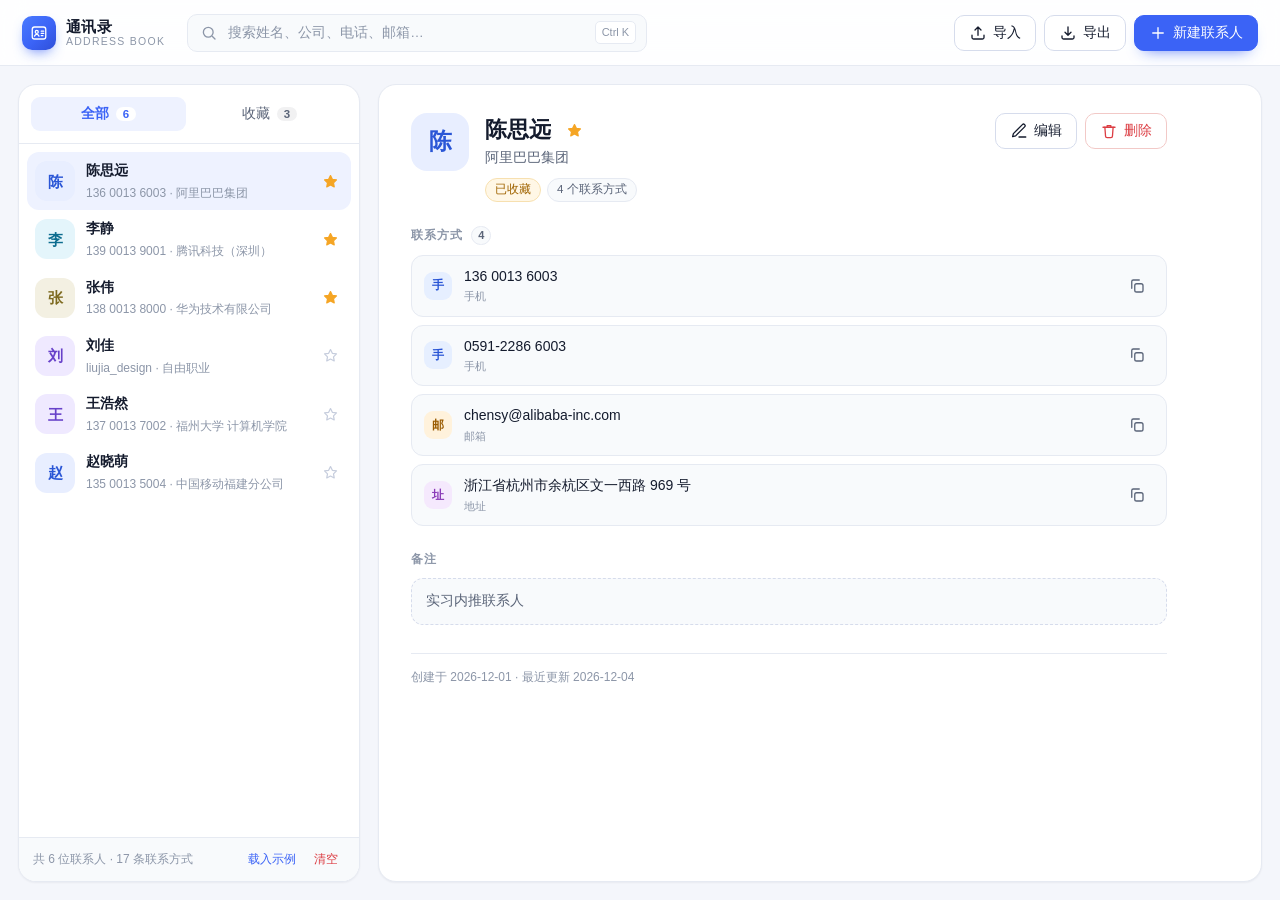
<file: index.html>
<!DOCTYPE html>
<html lang="zh-CN">
<head>
  <meta charset="UTF-8" />
  <meta name="viewport" content="width=device-width, initial-scale=1" />
  <title>通讯录 · Address Book</title>
  <meta name="description" content="支持收藏、多联系方式与 Excel 导入导出的纯前端通讯录" />
  <link rel="icon" href="data:image/svg+xml,%3Csvg xmlns='http://www.w3.org/2000/svg' viewBox='0 0 32 32'%3E%3Crect width='32' height='32' rx='8' fill='%233b63f6'/%3E%3Cpath d='M10 9h9a3 3 0 0 1 3 3v11H13a3 3 0 0 1-3-3z' fill='none' stroke='white' stroke-width='2' stroke-linejoin='round'/%3E%3Cpath d='M10 20h12' stroke='white' stroke-width='2'/%3E%3C/svg%3E" />
  <link rel="stylesheet" href="css/style.css" />
</head>
<body>

  <!-- 图标精灵：所有图标通过 <use> 复用，避免重复内联 -->
  <svg class="sprite" aria-hidden="true" focusable="false">
    <defs>
      <symbol id="i-search" viewBox="0 0 24 24"><circle cx="11" cy="11" r="6.5" /><path d="M20 20l-3.4-3.4" /></symbol>
      <symbol id="i-plus" viewBox="0 0 24 24"><path d="M12 5v14M5 12h14" /></symbol>
      <symbol id="i-import" viewBox="0 0 24 24"><path d="M12 15V4M8 8l4-4 4 4" /><path d="M4 15v3a2 2 0 0 0 2 2h12a2 2 0 0 0 2-2v-3" /></symbol>
      <symbol id="i-export" viewBox="0 0 24 24"><path d="M12 4v11M8 11l4 4 4-4" /><path d="M4 16v2a2 2 0 0 0 2 2h12a2 2 0 0 0 2-2v-2" /></symbol>
      <symbol id="i-star" viewBox="0 0 24 24"><path d="M12 3.6l2.62 5.3 5.85.85-4.23 4.13 1 5.83L12 16.96l-5.24 2.75 1-5.83L3.53 9.75l5.85-.85z" /></symbol>
      <symbol id="i-edit" viewBox="0 0 24 24"><path d="M12 20h9" /><path d="M16.5 3.5a2.12 2.12 0 0 1 3 3L7.5 18.5 3.5 19.5l1-4z" /></symbol>
      <symbol id="i-trash" viewBox="0 0 24 24"><path d="M4 7h16" /><path d="M9.5 7V5h5v2" /><path d="M6.5 7l.9 12a2 2 0 0 0 2 1.9h5.2a2 2 0 0 0 2-1.9l.9-12" /></symbol>
      <symbol id="i-copy" viewBox="0 0 24 24"><rect x="9" y="9" width="11" height="11" rx="2.5" /><path d="M5 15V6a2 2 0 0 1 2-2h8" /></symbol>
      <symbol id="i-close" viewBox="0 0 24 24"><path d="M6.5 6.5l11 11M17.5 6.5l-11 11" /></symbol>
      <symbol id="i-book" viewBox="0 0 24 24"><rect x="3" y="4" width="18" height="16" rx="3" /><circle cx="9" cy="10.5" r="2" /><path d="M6 16.2c.75-1.5 1.8-2.25 3-2.25s2.25.75 3 2.25" /><path d="M15 9.5h3.2M15 12.5h3.2M15 15.5h2.2" /></symbol>
      <symbol id="i-chevron" viewBox="0 0 24 24"><path d="M14.5 6l-6 6 6 6" /></symbol>
      <symbol id="i-check" viewBox="0 0 24 24"><path d="M5 12.5l4.5 4.5L19 7.5" /></symbol>
    </defs>
  </svg>

  <div class="app" id="app">

    <header class="topbar">
      <div class="brand">
        <span class="brand-mark"><svg class="icon"><use href="#i-book"></use></svg></span>
        <span class="brand-name">通讯录<em>Address Book</em></span>
      </div>

      <label class="search" for="searchInput">
        <svg class="icon search-icon"><use href="#i-search"></use></svg>
        <input id="searchInput" type="search" placeholder="搜索姓名、公司、电话、邮箱…" autocomplete="off" />
        <kbd>Ctrl K</kbd>
      </label>

      <div class="topbar-actions">
        <button class="btn" id="btnImport" type="button">
          <svg class="icon"><use href="#i-import"></use></svg><span>导入</span>
        </button>
        <button class="btn" id="btnExport" type="button">
          <svg class="icon"><use href="#i-export"></use></svg><span>导出</span>
        </button>
        <button class="btn btn-primary" id="btnNew" type="button">
          <svg class="icon"><use href="#i-plus"></use></svg><span>新建联系人</span>
        </button>
      </div>
    </header>

    <main class="workspace">
      <aside class="sidebar">
        <div class="tabs" role="tablist" aria-label="联系人筛选">
          <button class="tab is-active" type="button" data-filter="all" role="tab" aria-selected="true">
            全部<span id="countAll">0</span>
          </button>
          <button class="tab" type="button" data-filter="starred" role="tab" aria-selected="false">
            收藏<span id="countStarred">0</span>
          </button>
        </div>
        <ul class="contact-list" id="contactList"></ul>
        <footer class="sidebar-foot">
          <span id="statText">共 0 位联系人</span>
          <span class="foot-actions">
            <button class="link-btn" id="btnDemo" type="button">载入示例</button>
            <button class="link-btn is-danger" id="btnClear" type="button">清空</button>
          </span>
        </footer>
      </aside>

      <section class="detail" id="detail"></section>
    </main>
  </div>

  <!-- 导入预览 -->
  <div class="mask" id="importMask" hidden>
    <div class="modal" role="dialog" aria-modal="true" aria-labelledby="importTitle">
      <header class="modal-head">
        <h3 id="importTitle">导入 Excel 通讯录</h3>
        <button class="btn-icon" type="button" data-close="importMask" aria-label="关闭">
          <svg class="icon"><use href="#i-close"></use></svg>
        </button>
      </header>
      <div class="modal-body" id="importBody"></div>
      <footer class="modal-foot">
        <button class="btn" id="btnTemplate" type="button">下载导入模板</button>
        <span class="spacer"></span>
        <button class="btn" type="button" data-close="importMask">取消</button>
        <button class="btn btn-primary" id="btnConfirmImport" type="button" disabled>确认导入</button>
      </footer>
    </div>
  </div>

  <!-- 通用确认框 -->
  <div class="mask" id="confirmMask" hidden>
    <div class="modal modal-sm" role="dialog" aria-modal="true" aria-labelledby="confirmTitle">
      <header class="modal-head">
        <h3 id="confirmTitle">确认操作</h3>
        <button class="btn-icon" type="button" data-close="confirmMask" aria-label="关闭">
          <svg class="icon"><use href="#i-close"></use></svg>
        </button>
      </header>
      <div class="modal-body">
        <p class="confirm-text" id="confirmText">该操作不可撤销，是否继续？</p>
      </div>
      <footer class="modal-foot">
        <span class="spacer"></span>
        <button class="btn" type="button" data-close="confirmMask">取消</button>
        <button class="btn btn-danger" id="btnConfirmOk" type="button">确认</button>
      </footer>
    </div>
  </div>

  <div class="toast-wrap" id="toastWrap" aria-live="polite" aria-atomic="true"></div>
  <input type="file" id="fileInput" accept=".xlsx,.xls,.csv" hidden />

  <script src="vendor/xlsx.full.min.js"></script>
  <script src="js/store.js"></script>
  <script src="js/excel.js"></script>
  <script src="js/app.js"></script>
</body>
</html>
</file>
<file: css/style.css>
/* ==========================================================================
   通讯录 Address Book —— 全局样式
   结构：1 设计变量 / 2 基础 / 3 顶栏 / 4 侧栏 / 5 详情 / 6 编辑器
        7 按钮与表单 / 8 弹窗 / 9 Toast / 10 空状态 / 11 响应式
   ========================================================================== */

/* 1 设计变量 ------------------------------------------------------------- */
:root {
  --bg: #f4f6fb;
  --surface: #ffffff;
  --surface-soft: #f8fafc;
  --border: #e6eaf2;
  --border-strong: #d6dcec;
  --text: #141b2d;
  --text-2: #5a6478;
  --text-3: #8c96a8;
  --primary: #3b63f6;
  --primary-dark: #2f52d8;
  --primary-weak: #eef2ff;
  --star: #f5a524;
  --danger: #dc3d43;
  --danger-weak: #fdeceb;

  --radius-sm: 8px;
  --radius-md: 12px;
  --radius-lg: 18px;

  --shadow-1: 0 1px 2px rgba(20, 27, 45, 0.05);
  --shadow-2: 0 18px 45px -20px rgba(20, 27, 45, 0.35);

  --topbar-h: 66px;
  --font: "Inter", -apple-system, BlinkMacSystemFont, "Segoe UI", "PingFang SC",
    "Hiragino Sans GB", "Microsoft YaHei", sans-serif;
}

/* 2 基础 ----------------------------------------------------------------- */
* {
  box-sizing: border-box;
}

html,
body {
  height: 100%;
}

body {
  margin: 0;
  font-family: var(--font);
  font-size: 14px;
  line-height: 1.55;
  color: var(--text);
  background: var(--bg);
  -webkit-font-smoothing: antialiased;
}

h2,
h3 {
  margin: 0;
  font-weight: 650;
}

p {
  margin: 0;
}

button {
  font-family: inherit;
}

.sprite {
  position: absolute;
  width: 0;
  height: 0;
  overflow: hidden;
}

.icon {
  width: 18px;
  height: 18px;
  flex: none;
  fill: none;
  stroke: currentColor;
  stroke-width: 1.75;
  stroke-linecap: round;
  stroke-linejoin: round;
}

.app {
  height: 100vh;
  display: flex;
  flex-direction: column;
}

/* 3 顶栏 ----------------------------------------------------------------- */
.topbar {
  height: var(--topbar-h);
  flex: none;
  display: flex;
  align-items: center;
  gap: 22px;
  padding: 0 22px;
  background: rgba(255, 255, 255, 0.9);
  backdrop-filter: blur(12px);
  border-bottom: 1px solid var(--border);
  z-index: 10;
}

.brand {
  display: flex;
  align-items: center;
  gap: 10px;
  flex: none;
}

.brand-mark {
  width: 34px;
  height: 34px;
  border-radius: 10px;
  display: grid;
  place-items: center;
  color: #fff;
  background: linear-gradient(135deg, #4a7bff, #3b63f6 55%, #2f4fd8);
  box-shadow: 0 6px 14px -6px rgba(59, 99, 246, 0.9);
}

.brand-name {
  display: flex;
  flex-direction: column;
  line-height: 1.15;
  font-size: 15px;
  font-weight: 650;
  letter-spacing: 0.02em;
}

.brand-name em {
  font-style: normal;
  font-size: 10.5px;
  font-weight: 500;
  letter-spacing: 0.12em;
  text-transform: uppercase;
  color: var(--text-3);
}

.search {
  flex: 1 1 auto;
  min-width: 0;
  max-width: 460px;
  display: flex;
  align-items: center;
  gap: 8px;
  height: 38px;
  padding: 0 10px 0 12px;
  background: var(--surface-soft);
  border: 1px solid var(--border);
  border-radius: 10px;
  transition: border-color 0.15s, box-shadow 0.15s, background 0.15s;
}

.search:focus-within {
  background: #fff;
  border-color: #b9c8f8;
  box-shadow: 0 0 0 3px rgba(59, 99, 246, 0.12);
}

.search-icon {
  color: var(--text-3);
}

.search input {
  flex: 1;
  min-width: 0;
  border: 0;
  background: none;
  outline: none;
  font-family: inherit;
  font-size: 13.5px;
  color: var(--text);
}

.search input::placeholder {
  color: var(--text-3);
}

.search input::-webkit-search-cancel-button {
  cursor: pointer;
}

.search kbd {
  flex: none;
  padding: 2px 6px;
  font-family: inherit;
  font-size: 11px;
  color: var(--text-3);
  background: #fff;
  border: 1px solid var(--border);
  border-radius: 5px;
}

.topbar-actions {
  margin-left: auto;
  display: flex;
  align-items: center;
  gap: 8px;
}

/* 4 工作区与侧栏 --------------------------------------------------------- */
.workspace {
  flex: 1;
  min-height: 0;
  width: 100%;
  max-width: 1460px;
  margin: 0 auto;
  padding: 18px;
  display: flex;
  gap: 18px;
}

.sidebar {
  width: 342px;
  flex: none;
  display: flex;
  flex-direction: column;
  min-height: 0;
  background: var(--surface);
  border: 1px solid var(--border);
  border-radius: var(--radius-lg);
  box-shadow: var(--shadow-1);
  overflow: hidden;
}

.tabs {
  flex: none;
  display: flex;
  gap: 6px;
  padding: 12px;
  border-bottom: 1px solid var(--border);
}

.tab {
  flex: 1;
  display: inline-flex;
  align-items: center;
  justify-content: center;
  gap: 7px;
  height: 34px;
  padding: 0 10px;
  font-size: 13.5px;
  font-weight: 500;
  color: var(--text-2);
  background: none;
  border: 1px solid transparent;
  border-radius: 9px;
  cursor: pointer;
  transition: background 0.15s, color 0.15s;
}

.tab:hover {
  background: var(--surface-soft);
  color: var(--text);
}

.tab span {
  min-width: 20px;
  padding: 1px 6px;
  font-size: 11.5px;
  font-weight: 600;
  color: var(--text-2);
  background: rgba(20, 27, 45, 0.06);
  border-radius: 20px;
}

.tab.is-active {
  color: var(--primary);
  font-weight: 600;
  background: var(--primary-weak);
}

.tab.is-active span {
  color: var(--primary);
  background: #fff;
}

.contact-list {
  flex: 1;
  min-height: 0;
  margin: 0;
  padding: 8px;
  list-style: none;
  overflow-y: auto;
  scrollbar-width: thin;
}

.contact-item {
  display: flex;
  align-items: center;
  gap: 6px;
  padding: 6px;
  border-radius: var(--radius-md);
  transition: background 0.14s;
}

.contact-item:hover {
  background: var(--surface-soft);
}

.contact-item.is-active {
  background: var(--primary-weak);
}

.ci-hit {
  flex: 1;
  min-width: 0;
  display: flex;
  align-items: center;
  gap: 11px;
  padding: 2px;
  font: inherit;
  color: inherit;
  text-align: left;
  background: none;
  border: 0;
  border-radius: 10px;
  cursor: pointer;
  outline: none;
}

.ci-hit:focus-visible {
  box-shadow: 0 0 0 2px rgba(59, 99, 246, 0.45);
}

.avatar {
  --av-bg: #eef2ff;
  --av-fg: #3b5bdb;
  flex: none;
  width: 40px;
  height: 40px;
  display: grid;
  place-items: center;
  font-size: 15px;
  font-weight: 600;
  color: var(--av-fg);
  background: var(--av-bg);
  border-radius: 12px;
  user-select: none;
}

.ci-main {
  min-width: 0;
  display: flex;
  flex-direction: column;
  gap: 2px;
}

.ci-title {
  display: flex;
  align-items: center;
  gap: 5px;
  min-width: 0;
}

.ci-name {
  font-size: 14px;
  font-weight: 600;
  color: var(--text);
  overflow: hidden;
  text-overflow: ellipsis;
  white-space: nowrap;
}

.ci-sub {
  font-size: 12px;
  color: var(--text-3);
  overflow: hidden;
  text-overflow: ellipsis;
  white-space: nowrap;
}

.star-btn {
  flex: none;
  width: 30px;
  height: 30px;
  display: grid;
  place-items: center;
  color: #c6cddd;
  background: none;
  border: 0;
  border-radius: 8px;
  cursor: pointer;
  transition: color 0.15s, background 0.15s, transform 0.12s;
}

.star-btn:hover {
  color: var(--star);
  background: rgba(245, 165, 36, 0.12);
}

.star-btn:active {
  transform: scale(0.9);
}

.star-btn.is-on {
  color: var(--star);
}

.star-btn.is-on .icon {
  fill: currentColor;
}

.star-btn .icon {
  width: 17px;
  height: 17px;
}

.sidebar-foot {
  flex: none;
  display: flex;
  align-items: center;
  justify-content: space-between;
  gap: 8px;
  padding: 10px 14px;
  font-size: 12px;
  color: var(--text-3);
  border-top: 1px solid var(--border);
  background: var(--surface-soft);
}

.foot-actions {
  display: flex;
  gap: 4px;
}

.link-btn {
  padding: 3px 7px;
  font-size: 12px;
  font-weight: 500;
  color: var(--primary);
  background: none;
  border: 0;
  border-radius: 6px;
  cursor: pointer;
}

.link-btn:hover {
  background: var(--primary-weak);
}

.link-btn.is-danger {
  color: var(--danger);
}

.link-btn.is-danger:hover {
  background: var(--danger-weak);
}

/* 5 详情 ---------------------------------------------------------------- */
.detail {
  flex: 1;
  min-width: 0;
  overflow-y: auto;
  background: var(--surface);
  border: 1px solid var(--border);
  border-radius: var(--radius-lg);
  box-shadow: var(--shadow-1);
}

.detail-view {
  display: flex;
  flex-direction: column;
  gap: 24px;
  padding: 28px 32px 34px;
  max-width: 820px;
}

.dv-head {
  display: flex;
  align-items: flex-start;
  gap: 16px;
}

/* 返回按钮仅在小屏出现，需高于 .btn-icon 的 display 声明 */
.btn-icon.dv-back {
  display: none;
}

.avatar-lg {
  width: 58px;
  height: 58px;
  font-size: 23px;
  border-radius: 16px;
}

.dv-headline {
  min-width: 0;
  flex: 1;
  padding-top: 2px;
}

.dv-headline h2 {
  display: flex;
  align-items: center;
  gap: 8px;
  font-size: 22px;
  line-height: 1.3;
}

.dv-sub {
  margin-top: 3px;
  font-size: 13.5px;
  color: var(--text-2);
}

.dv-tags {
  display: flex;
  flex-wrap: wrap;
  gap: 6px;
  margin-top: 9px;
}

.tag {
  padding: 2px 9px;
  font-size: 11.5px;
  font-weight: 500;
  color: var(--text-2);
  background: var(--surface-soft);
  border: 1px solid var(--border);
  border-radius: 20px;
}

.tag-star {
  color: #a06400;
  background: #fff7e6;
  border-color: #f7e0b0;
}

.dv-actions {
  display: flex;
  gap: 8px;
  flex: none;
}

.section-title {
  display: flex;
  align-items: center;
  gap: 8px;
  margin-bottom: 10px;
  font-size: 12px;
  font-weight: 600;
  letter-spacing: 0.09em;
  text-transform: uppercase;
  color: var(--text-3);
}

.section-title .count {
  padding: 0 6px;
  font-size: 11px;
  letter-spacing: 0;
  color: var(--text-2);
  background: var(--surface-soft);
  border: 1px solid var(--border);
  border-radius: 20px;
}

.method-list {
  display: grid;
  gap: 8px;
  margin: 0;
  padding: 0;
  list-style: none;
}

.method-item {
  display: flex;
  align-items: center;
  gap: 12px;
  padding: 10px 12px;
  background: var(--surface-soft);
  border: 1px solid var(--border);
  border-radius: var(--radius-md);
  transition: border-color 0.15s, background 0.15s;
}

.method-item:hover {
  background: #fff;
  border-color: var(--border-strong);
}

.m-badge {
  flex: none;
  width: 28px;
  height: 28px;
  display: grid;
  place-items: center;
  font-size: 12px;
  font-weight: 600;
  border-radius: 9px;
  color: #3b5bdb;
  background: #e8eeff;
}

.m-badge[data-type="phone"] {
  color: #2a56d6;
  background: #e6efff;
}

.m-badge[data-type="email"] {
  color: #9a5b00;
  background: #fff2dc;
}

.m-badge[data-type="wechat"] {
  color: #0f7a4a;
  background: #e2f7ec;
}

.m-badge[data-type="qq"] {
  color: #0d6d8f;
  background: #e1f4fb;
}

.m-badge[data-type="address"] {
  color: #8a3bb8;
  background: #f5e9fd;
}

.m-badge[data-type="other"] {
  color: #52607a;
  background: #eef1f7;
}

.m-body {
  flex: 1;
  min-width: 0;
  display: flex;
  flex-direction: column;
  gap: 1px;
}

.m-value {
  font-size: 14px;
  word-break: break-word;
}

.m-type {
  font-size: 11px;
  color: var(--text-3);
}

.note {
  padding: 12px 14px;
  font-size: 13.5px;
  color: var(--text-2);
  white-space: pre-wrap;
  background: var(--surface-soft);
  border: 1px dashed var(--border-strong);
  border-radius: var(--radius-md);
}

.dv-meta {
  padding-top: 4px;
  font-size: 12px;
  color: var(--text-3);
  border-top: 1px solid var(--border);
  margin-top: 4px;
  padding-top: 14px;
}

/* 6 编辑器 -------------------------------------------------------------- */
.editor {
  display: flex;
  flex-direction: column;
  gap: 18px;
  min-height: 100%;
  padding: 26px 32px 0;
}

/* 表单内容保持阅读宽度，底部操作栏撑满整张卡片 */
.editor > * {
  width: 100%;
  max-width: 820px;
}

.editor > .editor-foot {
  width: auto;
  max-width: none;
}

.editor-head {
  display: flex;
  align-items: center;
  gap: 10px;
}

.editor-head h2 {
  font-size: 18px;
}

.field {
  display: flex;
  flex-direction: column;
  gap: 6px;
  min-width: 0;
}

.field > label,
.field-label {
  font-size: 12.5px;
  font-weight: 500;
  color: var(--text-2);
}

.field-row {
  display: grid;
  grid-template-columns: 1fr 1fr;
  gap: 14px;
}

.field-label-row {
  display: flex;
  align-items: center;
  justify-content: space-between;
  margin-bottom: 2px;
}

.method-rows {
  display: flex;
  flex-direction: column;
  gap: 8px;
}

.method-row {
  display: grid;
  grid-template-columns: 104px 1fr 34px;
  gap: 8px;
  align-items: center;
}

.check {
  display: inline-flex;
  align-items: center;
  gap: 8px;
  font-size: 13px;
  color: var(--text-2);
  cursor: pointer;
  user-select: none;
}

.check input {
  width: 15px;
  height: 15px;
  accent-color: var(--primary);
  cursor: pointer;
}

.editor-foot {
  position: sticky;
  bottom: 0;
  display: flex;
  align-items: center;
  gap: 10px;
  margin: auto -32px 0;
  padding: 14px 32px;
  background: rgba(255, 255, 255, 0.94);
  backdrop-filter: blur(8px);
  border-top: 1px solid var(--border);
}

.hint {
  font-size: 12px;
  color: var(--text-3);
}

.hint.is-warn {
  color: var(--danger);
}

.spacer {
  flex: 1;
}

/* 7 按钮与表单 ---------------------------------------------------------- */
.btn {
  display: inline-flex;
  align-items: center;
  justify-content: center;
  gap: 6px;
  height: 36px;
  padding: 0 14px;
  font-size: 13.5px;
  font-weight: 500;
  color: var(--text);
  background: #fff;
  border: 1px solid var(--border-strong);
  border-radius: 10px;
  cursor: pointer;
  white-space: nowrap;
  transition: background 0.15s, border-color 0.15s, box-shadow 0.15s, transform 0.08s;
}

.btn:hover {
  background: var(--surface-soft);
  border-color: #c2cbe2;
}

.btn:active {
  transform: translateY(1px);
}

.btn:disabled {
  opacity: 0.5;
  cursor: not-allowed;
  transform: none;
}

.btn-primary {
  color: #fff;
  background: var(--primary);
  border-color: var(--primary);
  box-shadow: 0 8px 16px -10px rgba(59, 99, 246, 0.95);
}

.btn-primary:hover {
  background: var(--primary-dark);
  border-color: var(--primary-dark);
}

.btn-danger {
  color: #fff;
  background: var(--danger);
  border-color: var(--danger);
}

.btn-danger:hover {
  background: #c5343a;
  border-color: #c5343a;
}

.btn-danger-ghost {
  color: var(--danger);
  border-color: #f2c9c7;
}

.btn-danger-ghost:hover {
  background: var(--danger-weak);
  border-color: #e9aeac;
}

.btn-icon {
  display: grid;
  place-items: center;
  width: 34px;
  height: 34px;
  flex: none;
  color: var(--text-2);
  background: none;
  border: 1px solid transparent;
  border-radius: 9px;
  cursor: pointer;
  transition: background 0.15s, color 0.15s;
}

.btn-icon:hover {
  color: var(--text);
  background: var(--surface-soft);
}

.input {
  width: 100%;
  height: 38px;
  padding: 0 11px;
  font-family: inherit;
  font-size: 13.5px;
  color: var(--text);
  background: #fff;
  border: 1px solid var(--border-strong);
  border-radius: 10px;
  outline: none;
  transition: border-color 0.15s, box-shadow 0.15s;
}

textarea.input {
  height: auto;
  padding: 9px 11px;
  line-height: 1.6;
  resize: vertical;
}

.input:focus {
  border-color: #b9c8f8;
  box-shadow: 0 0 0 3px rgba(59, 99, 246, 0.12);
}

.input::placeholder {
  color: var(--text-3);
}

.input.is-invalid {
  border-color: #eeb3b1;
  box-shadow: 0 0 0 3px rgba(220, 61, 67, 0.1);
}

select.input {
  appearance: none;
  padding-right: 26px;
  background-image: url("data:image/svg+xml,%3Csvg xmlns='http://www.w3.org/2000/svg' width='12' height='12' viewBox='0 0 24 24' fill='none' stroke='%238c96a8' stroke-width='2.4' stroke-linecap='round'%3E%3Cpath d='M6 9l6 6 6-6'/%3E%3C/svg%3E");
  background-repeat: no-repeat;
  background-position: right 10px center;
  cursor: pointer;
}

/* 8 弹窗 ---------------------------------------------------------------- */
.mask {
  position: fixed;
  inset: 0;
  z-index: 50;
  display: grid;
  place-items: center;
  padding: 24px;
  background: rgba(16, 22, 38, 0.44);
  backdrop-filter: blur(3px);
}

.mask[hidden] {
  display: none;
}

.modal {
  width: min(760px, 100%);
  max-height: 86vh;
  display: flex;
  flex-direction: column;
  background: #fff;
  border-radius: var(--radius-lg);
  box-shadow: var(--shadow-2);
  overflow: hidden;
  animation: modal-in 0.18s ease-out;
}

.modal-sm {
  width: min(420px, 100%);
}

@keyframes modal-in {
  from {
    opacity: 0;
    transform: translateY(10px) scale(0.98);
  }
  to {
    opacity: 1;
    transform: none;
  }
}

.modal-head {
  flex: none;
  display: flex;
  align-items: center;
  gap: 10px;
  padding: 16px 18px 16px 22px;
  border-bottom: 1px solid var(--border);
}

.modal-head h3 {
  flex: 1;
  font-size: 15.5px;
}

.modal-body {
  padding: 20px 22px;
  overflow-y: auto;
}

.modal-foot {
  flex: none;
  display: flex;
  align-items: center;
  gap: 10px;
  padding: 14px 22px;
  background: var(--surface-soft);
  border-top: 1px solid var(--border);
}

.confirm-text {
  font-size: 14px;
  color: var(--text-2);
  line-height: 1.7;
}

.import-summary {
  display: flex;
  align-items: center;
  gap: 14px;
  padding: 14px 16px;
  margin-bottom: 16px;
  background: #f2f8f4;
  border: 1px solid #cfe8da;
  border-radius: var(--radius-md);
}

.import-summary p {
  margin-top: 2px;
  font-size: 12.5px;
  color: #3f6b52;
}

.import-badge {
  flex: none;
  width: 32px;
  height: 32px;
  display: grid;
  place-items: center;
  color: #137a4b;
  background: #ddf1e5;
  border-radius: 50%;
}

.table-wrap {
  overflow-x: auto;
  border: 1px solid var(--border);
  border-radius: var(--radius-md);
}

.preview-table {
  width: 100%;
  border-collapse: collapse;
  font-size: 12.5px;
}

.preview-table th,
.preview-table td {
  padding: 8px 11px;
  text-align: left;
  white-space: nowrap;
  max-width: 200px;
  overflow: hidden;
  text-overflow: ellipsis;
  border-bottom: 1px solid var(--border);
}

/* 联系方式一列放得下更多内容 */
.preview-table th:nth-child(3),
.preview-table td:nth-child(3) {
  max-width: 300px;
}

.preview-table th {
  font-weight: 600;
  color: var(--text-2);
  background: var(--surface-soft);
}

.preview-table tr:last-child td {
  border-bottom: 0;
}

.modal-fallback {
  padding: 26px 10px;
  text-align: center;
  color: var(--text-3);
  font-size: 13.5px;
}

/* 9 Toast --------------------------------------------------------------- */
.toast-wrap {
  position: fixed;
  left: 50%;
  bottom: 30px;
  z-index: 90;
  display: flex;
  flex-direction: column;
  align-items: center;
  gap: 8px;
  transform: translateX(-50%);
  pointer-events: none;
}

.toast {
  padding: 10px 16px;
  font-size: 13px;
  color: #fff;
  background: rgba(20, 27, 45, 0.94);
  border-radius: 10px;
  box-shadow: var(--shadow-2);
  animation: toast-in 0.2s ease-out;
}

.toast.is-success {
  background: rgba(19, 122, 75, 0.96);
}

.toast.is-error {
  background: rgba(196, 48, 47, 0.96);
}

.toast.is-leave {
  opacity: 0;
  transform: translateY(6px);
  transition: opacity 0.25s, transform 0.25s;
}

@keyframes toast-in {
  from {
    opacity: 0;
    transform: translateY(8px);
  }
  to {
    opacity: 1;
    transform: none;
  }
}

/* 10 空状态 ------------------------------------------------------------- */
.empty {
  height: 100%;
  min-height: 320px;
  display: grid;
  place-items: center;
  padding: 40px;
}

.empty-inner {
  max-width: 300px;
  text-align: center;
  color: var(--text-3);
}

.empty-inner .icon {
  width: 54px;
  height: 54px;
  margin-bottom: 14px;
  color: #c9d2e4;
  stroke-width: 1.4;
}

.empty-inner strong {
  display: block;
  margin-bottom: 6px;
  font-size: 15px;
  color: var(--text-2);
}

.empty-inner p {
  font-size: 13px;
  line-height: 1.7;
}

/* 11 响应式 ------------------------------------------------------------- */
@media (max-width: 960px) {
  .workspace {
    padding: 12px;
    gap: 12px;
  }

  .sidebar {
    width: 300px;
  }

  .detail-view,
  .editor {
    padding-left: 22px;
    padding-right: 22px;
  }

  .editor-foot {
    margin-left: -22px;
    margin-right: -22px;
    padding-left: 22px;
    padding-right: 22px;
  }
}

@media (max-width: 780px) {
  .topbar {
    gap: 12px;
    padding: 0 12px;
  }

  .brand-name em,
  .search kbd,
  .topbar-actions .btn span {
    display: none;
  }

  .topbar-actions .btn {
    width: 38px;
    padding: 0;
  }

  .workspace {
    flex-direction: column;
  }

  .sidebar {
    width: 100%;
    max-height: none;
    flex: 1;
  }

  .app.show-detail .sidebar {
    display: none;
  }

  .app:not(.show-detail) .detail {
    display: none;
  }

  .detail-view,
  .editor {
    padding: 18px 16px 22px;
  }

  .editor-foot {
    margin-left: -16px;
    margin-right: -16px;
    padding-left: 16px;
    padding-right: 16px;
  }

  .btn-icon.dv-back {
    display: grid;
  }

  .dv-head {
    flex-wrap: wrap;
  }

  .dv-actions {
    width: 100%;
    margin-left: 0;
  }

  .field-row {
    grid-template-columns: 1fr;
  }
}

/* 超窄屏：搜索框换到第二行，避免顶栏挤压 */
@media (max-width: 560px) {
  .topbar {
    flex-wrap: wrap;
    height: auto;
    padding: 10px 12px;
    gap: 10px;
  }

  .search {
    order: 3;
    flex: 1 0 100%;
    max-width: none;
  }
}
</file>
